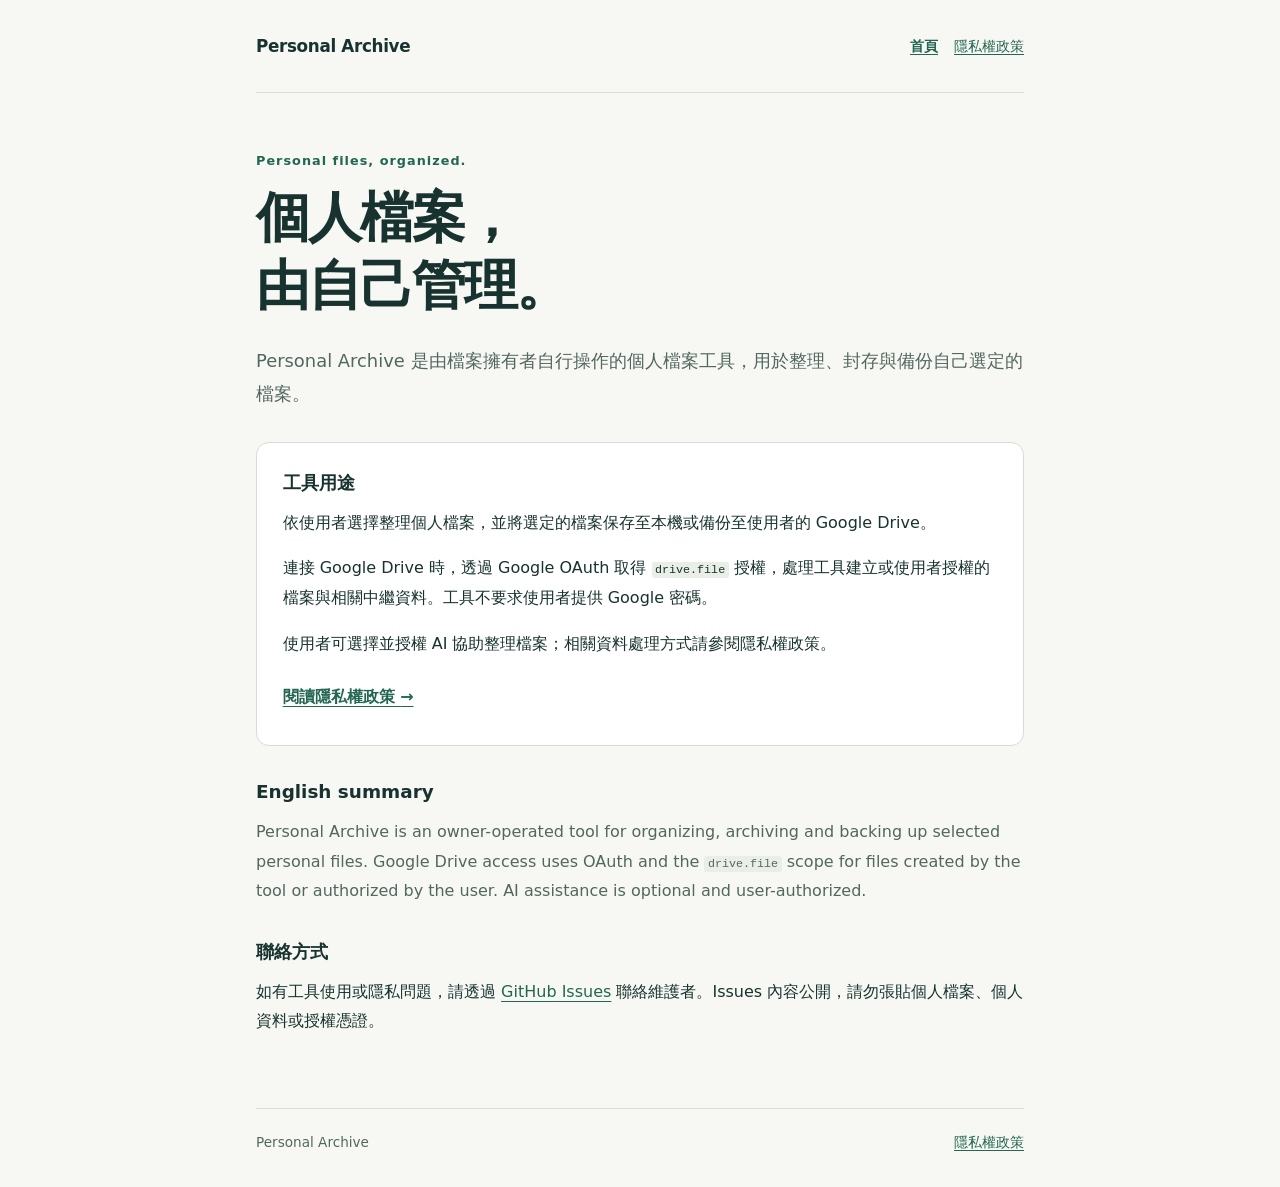
<file: index.html>
<!doctype html>
<html lang="zh-Hant">
<head>
  <meta charset="utf-8">
  <meta name="viewport" content="width=device-width, initial-scale=1">
  <meta name="description" content="Personal Archive：由檔案擁有者自行操作的個人檔案整理、封存與備份工具。">
  <title>Personal Archive｜個人檔案整理</title>
  <link rel="stylesheet" href="./style.css">
</head>
<body>
  <a class="skip-link" href="#main">跳至主要內容</a>
  <header class="site-header">
    <a class="brand" href="./index.html" lang="en">Personal Archive</a>
    <nav aria-label="主要導覽">
      <a href="./index.html" aria-current="page">首頁</a>
      <a href="./privacy.html">隱私權政策</a>
    </nav>
  </header>
  <main id="main" class="home">
    <p class="eyebrow" lang="en">Personal files, organized.</p>
    <h1>個人檔案，<br>由自己管理。</h1>
    <p class="lead">Personal Archive 是由檔案擁有者自行操作的個人檔案工具，用於整理、封存與備份自己選定的檔案。</p>
    <section class="panel" aria-labelledby="purpose">
      <h2 id="purpose">工具用途</h2>
      <p>依使用者選擇整理個人檔案，並將選定的檔案保存至本機或備份至使用者的 Google Drive。</p>
      <p>連接 Google Drive 時，透過 Google OAuth 取得 <code>drive.file</code> 授權，處理工具建立或使用者授權的檔案與相關中繼資料。工具不要求使用者提供 Google 密碼。</p>
      <p>使用者可選擇並授權 AI 協助整理檔案；相關資料處理方式請參閱隱私權政策。</p>
      <a class="policy-link" href="./privacy.html">閱讀隱私權政策 <span aria-hidden="true">→</span></a>
    </section>
    <section class="summary" lang="en" aria-labelledby="english">
      <h2 id="english">English summary</h2>
      <p>Personal Archive is an owner-operated tool for organizing, archiving and backing up selected personal files. Google Drive access uses OAuth and the <code>drive.file</code> scope for files created by the tool or authorized by the user. AI assistance is optional and user-authorized.</p>
    </section>
    <section class="contact" aria-labelledby="contact">
      <h2 id="contact">聯絡方式</h2>
      <p>如有工具使用或隱私問題，請透過 <a href="https://github.com/lll-jesse-lll/personal-archive-info/issues">GitHub Issues</a> 聯絡維護者。Issues 內容公開，請勿張貼個人檔案、個人資料或授權憑證。</p>
    </section>
  </main>
  <footer class="site-footer">
    <span lang="en">Personal Archive</span>
    <a href="./privacy.html">隱私權政策</a>
  </footer>
</body>
</html>
</file>
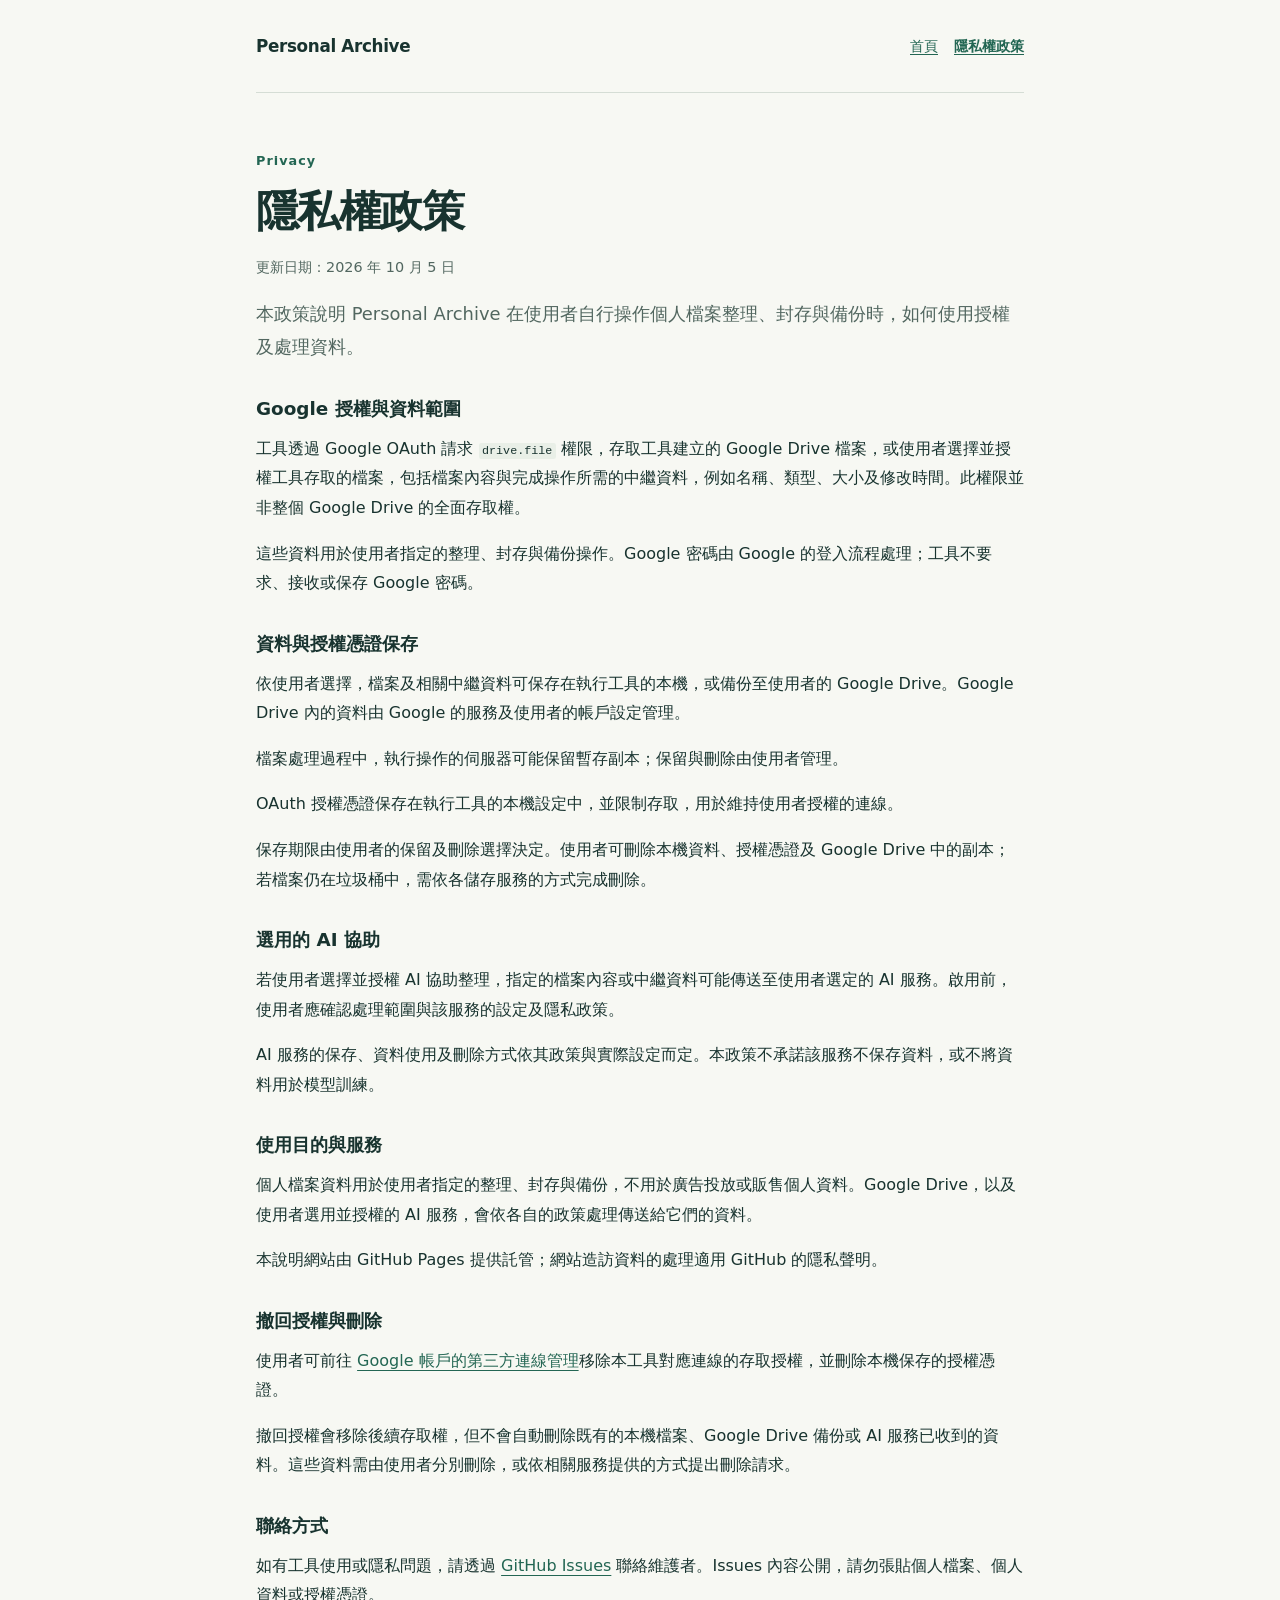
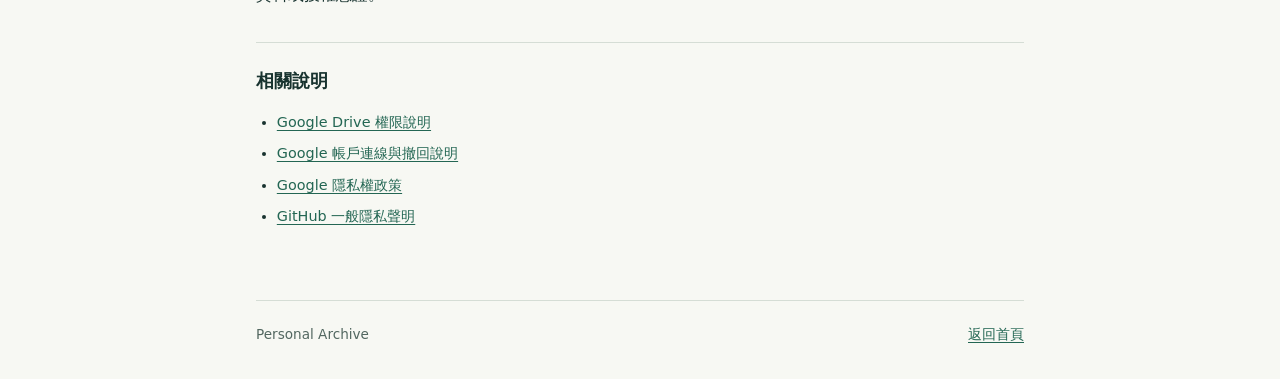
<file: privacy.html>
<!doctype html>
<html lang="zh-Hant">
<head>
  <meta charset="utf-8">
  <meta name="viewport" content="width=device-width, initial-scale=1">
  <meta name="description" content="Personal Archive 的 Google Drive 授權、資料使用、保存與撤回方式。">
  <title>隱私權政策｜Personal Archive</title>
  <link rel="stylesheet" href="./style.css">
</head>
<body>
  <a class="skip-link" href="#main">跳至主要內容</a>
  <header class="site-header">
    <a class="brand" href="./index.html" lang="en">Personal Archive</a>
    <nav aria-label="主要導覽">
      <a href="./index.html">首頁</a>
      <a href="./privacy.html" aria-current="page">隱私權政策</a>
    </nav>
  </header>
  <main id="main" class="policy">
    <p class="eyebrow" lang="en">Privacy</p>
    <h1>隱私權政策</h1>
    <p class="updated">更新日期：<time datetime="2026-10-05">2026 年 10 月 5 日</time></p>
    <p class="lead">本政策說明 Personal Archive 在使用者自行操作個人檔案整理、封存與備份時，如何使用授權及處理資料。</p>

    <section aria-labelledby="access">
      <h2 id="access">Google 授權與資料範圍</h2>
      <p>工具透過 Google OAuth 請求 <code>drive.file</code> 權限，存取工具建立的 Google Drive 檔案，或使用者選擇並授權工具存取的檔案，包括檔案內容與完成操作所需的中繼資料，例如名稱、類型、大小及修改時間。此權限並非整個 Google Drive 的全面存取權。</p>
      <p>這些資料用於使用者指定的整理、封存與備份操作。Google 密碼由 Google 的登入流程處理；工具不要求、接收或保存 Google 密碼。</p>
    </section>

    <section aria-labelledby="storage">
      <h2 id="storage">資料與授權憑證保存</h2>
      <p>依使用者選擇，檔案及相關中繼資料可保存在執行工具的本機，或備份至使用者的 Google Drive。Google Drive 內的資料由 Google 的服務及使用者的帳戶設定管理。</p>
      <p>檔案處理過程中，執行操作的伺服器可能保留暫存副本；保留與刪除由使用者管理。</p>
      <p>OAuth 授權憑證保存在執行工具的本機設定中，並限制存取，用於維持使用者授權的連線。</p>
      <p>保存期限由使用者的保留及刪除選擇決定。使用者可刪除本機資料、授權憑證及 Google Drive 中的副本；若檔案仍在垃圾桶中，需依各儲存服務的方式完成刪除。</p>
    </section>

    <section aria-labelledby="ai">
      <h2 id="ai">選用的 AI 協助</h2>
      <p>若使用者選擇並授權 AI 協助整理，指定的檔案內容或中繼資料可能傳送至使用者選定的 AI 服務。啟用前，使用者應確認處理範圍與該服務的設定及隱私政策。</p>
      <p>AI 服務的保存、資料使用及刪除方式依其政策與實際設定而定。本政策不承諾該服務不保存資料，或不將資料用於模型訓練。</p>
    </section>

    <section aria-labelledby="purpose">
      <h2 id="purpose">使用目的與服務</h2>
      <p>個人檔案資料用於使用者指定的整理、封存與備份，不用於廣告投放或販售個人資料。Google Drive，以及使用者選用並授權的 AI 服務，會依各自的政策處理傳送給它們的資料。</p>
      <p>本說明網站由 GitHub Pages 提供託管；網站造訪資料的處理適用 GitHub 的隱私聲明。</p>
    </section>

    <section aria-labelledby="revoke">
      <h2 id="revoke">撤回授權與刪除</h2>
      <p>使用者可前往 <a href="https://myaccount.google.com/connections">Google 帳戶的第三方連線管理</a>移除本工具對應連線的存取授權，並刪除本機保存的授權憑證。</p>
      <p>撤回授權會移除後續存取權，但不會自動刪除既有的本機檔案、Google Drive 備份或 AI 服務已收到的資料。這些資料需由使用者分別刪除，或依相關服務提供的方式提出刪除請求。</p>
    </section>

    <section aria-labelledby="contact">
      <h2 id="contact">聯絡方式</h2>
      <p>如有工具使用或隱私問題，請透過 <a href="https://github.com/lll-jesse-lll/personal-archive-info/issues">GitHub Issues</a> 聯絡維護者。Issues 內容公開，請勿張貼個人檔案、個人資料或授權憑證。</p>
    </section>

    <section class="references" aria-labelledby="references">
      <h2 id="references">相關說明</h2>
      <ul>
        <li><a href="https://developers.google.com/workspace/drive/api/guides/api-specific-auth">Google Drive 權限說明</a></li>
        <li><a href="https://support.google.com/accounts/answer/13533235">Google 帳戶連線與撤回說明</a></li>
        <li><a href="https://policies.google.com/privacy">Google 隱私權政策</a></li>
        <li><a href="https://docs.github.com/en/site-policy/privacy-policies/github-general-privacy-statement">GitHub 一般隱私聲明</a></li>
      </ul>
    </section>
  </main>
  <footer class="site-footer">
    <span lang="en">Personal Archive</span>
    <a href="./index.html">返回首頁</a>
  </footer>
</body>
</html>
</file>
<file: style.css>
:root {
  color-scheme: light;
  --ink: #18332f;
  --muted: #526760;
  --accent: #236653;
  --paper: #f7f8f3;
  --line: #d5ddd5;
}
* { box-sizing: border-box; }
body {
  margin: 0;
  background: var(--paper);
  color: var(--ink);
  font-family: system-ui, -apple-system, BlinkMacSystemFont, "Noto Sans TC", sans-serif;
  line-height: 1.85;
  overflow-wrap: anywhere;
}
a { color: var(--accent); text-underline-offset: .22em; }
a:hover { text-decoration-thickness: 2px; }
a:focus-visible { outline: 3px solid var(--accent); outline-offset: 5px; border-radius: 2px; }
.site-header, main, .site-footer { width: min(100% - 3rem, 48rem); margin-inline: auto; }
.site-header { display: flex; align-items: center; justify-content: space-between; gap: 1rem; padding-block: 1.5rem; border-bottom: 1px solid var(--line); }
.brand { font-weight: 700; font-size: 1.05rem; letter-spacing: -.02em; text-decoration: none; color: var(--ink); }
nav { display: flex; gap: 1rem; align-items: center; }
nav a { padding-block: .55rem; font-size: .9rem; }
nav a[aria-current="page"] { font-weight: 700; }
main { padding-block: 3.5rem 2rem; }
.eyebrow { color: var(--accent); font-size: .8rem; font-weight: 650; letter-spacing: .08em; margin: 0 0 .7rem; }
h1 { font-size: clamp(2rem, 6vw, 3.4rem); line-height: 1.25; letter-spacing: -.035em; margin: 0 0 1.5rem; }
h2 { font-size: 1.15rem; line-height: 1.5; margin: 0 0 .7rem; }
p { margin: 0 0 1rem; }
.lead { font-size: 1.12rem; color: var(--muted); margin-bottom: 2rem; }
.panel { background: #fff; border: 1px solid var(--line); border-radius: .8rem; padding: 1.6rem; }
.policy-link { display: inline-block; padding-block: .5rem; font-weight: 650; }
.summary, .contact { margin-top: 2rem; }
.summary p, .updated { color: var(--muted); }
.updated { font-size: .9rem; margin-top: -.5rem; }
.policy h1 { font-size: clamp(2rem, 6vw, 2.7rem); }
.policy section { margin-top: 2rem; }
code { font-size: .9em; background: #e9efe7; padding: .08em .3em; border-radius: .2em; }
.references { border-top: 1px solid var(--line); padding-top: 1.5rem; font-size: .9rem; }
.references ul { padding-left: 1.3rem; }
.references li { margin-block: .3rem; }
.site-footer { display: flex; justify-content: space-between; flex-wrap: wrap; gap: .75rem; margin-top: 1.5rem; padding-block: 1.3rem 2rem; border-top: 1px solid var(--line); color: var(--muted); font-size: .85rem; }
.skip-link { position: absolute; left: 1rem; top: -5rem; padding: .6rem 1rem; background: #fff; z-index: 1; }
.skip-link:focus { top: .5rem; }
@media (max-width: 480px) {
  .site-header, main, .site-footer { width: calc(100% - 2rem); }
  .site-header { flex-wrap: wrap; gap: .25rem 1rem; padding-block: 1rem; }
  main { padding-top: 2.3rem; }
  .panel { padding: 1.15rem; }
}
</file>
